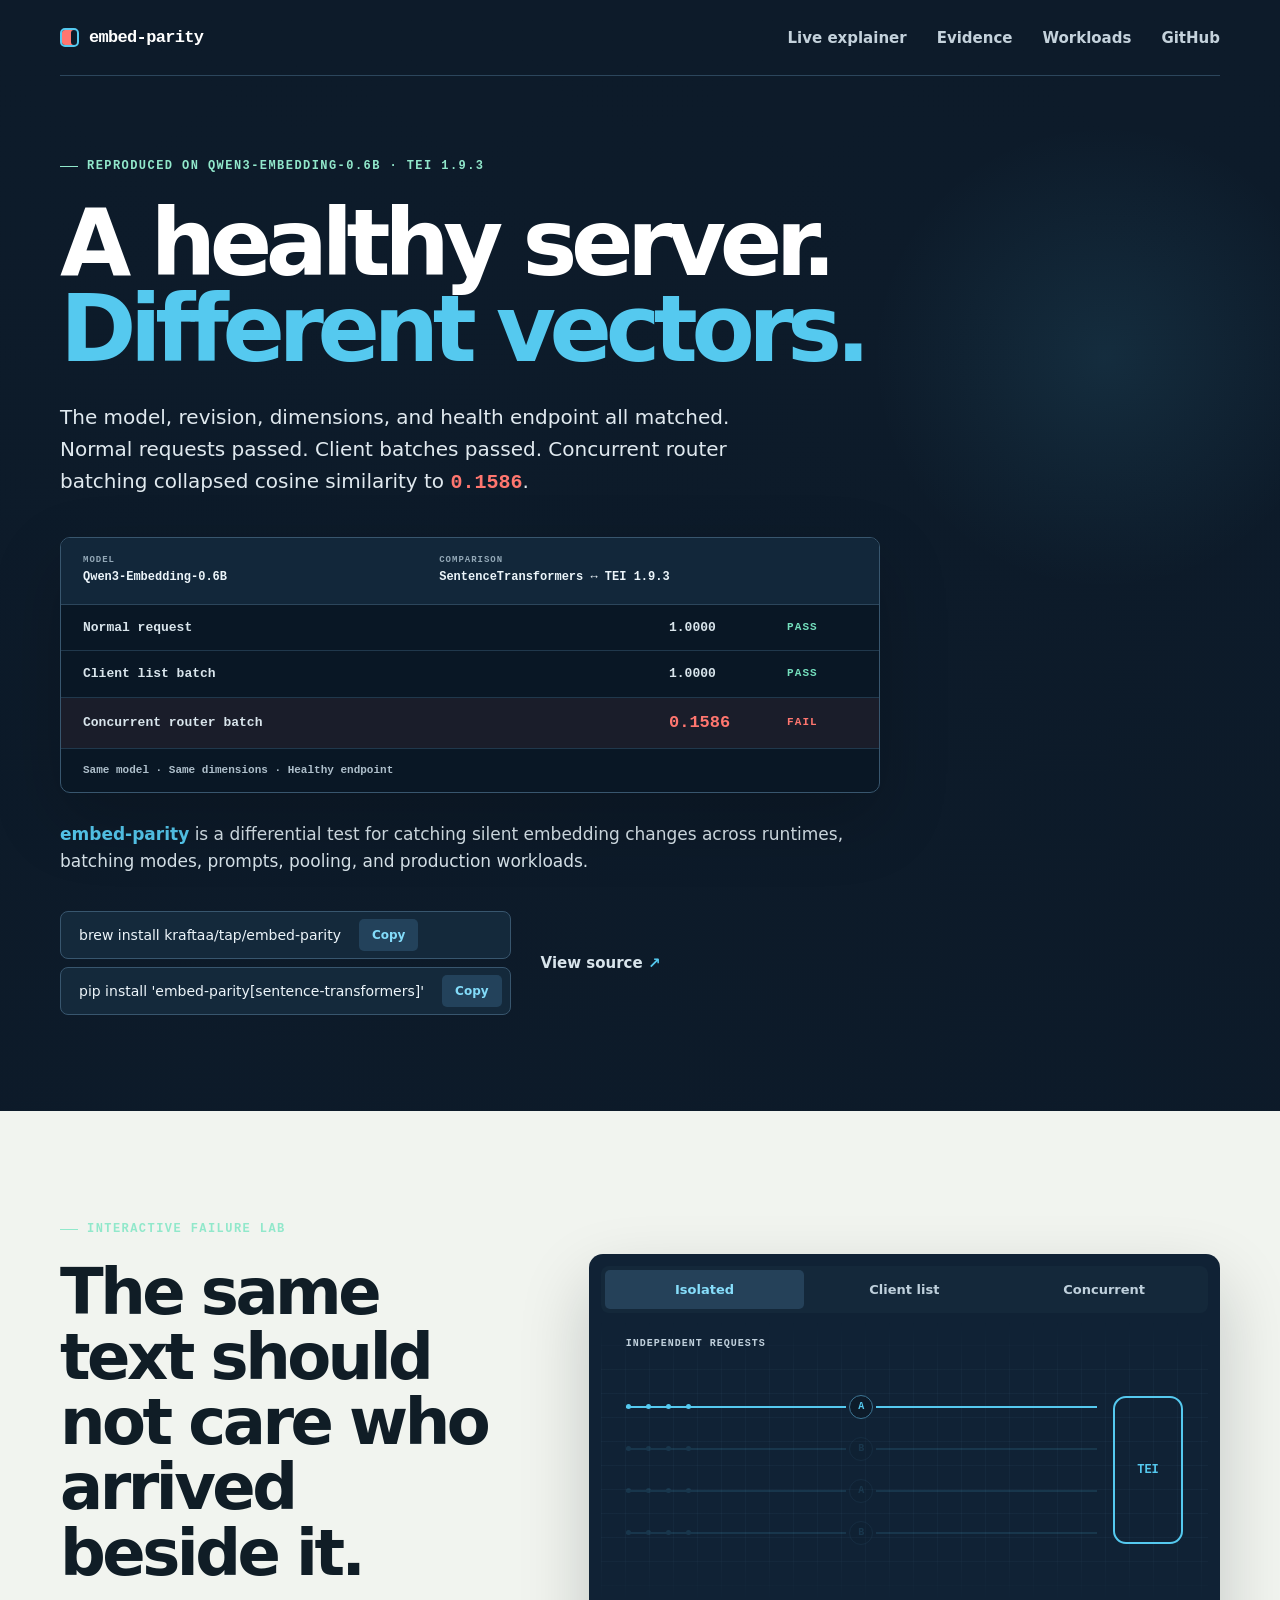
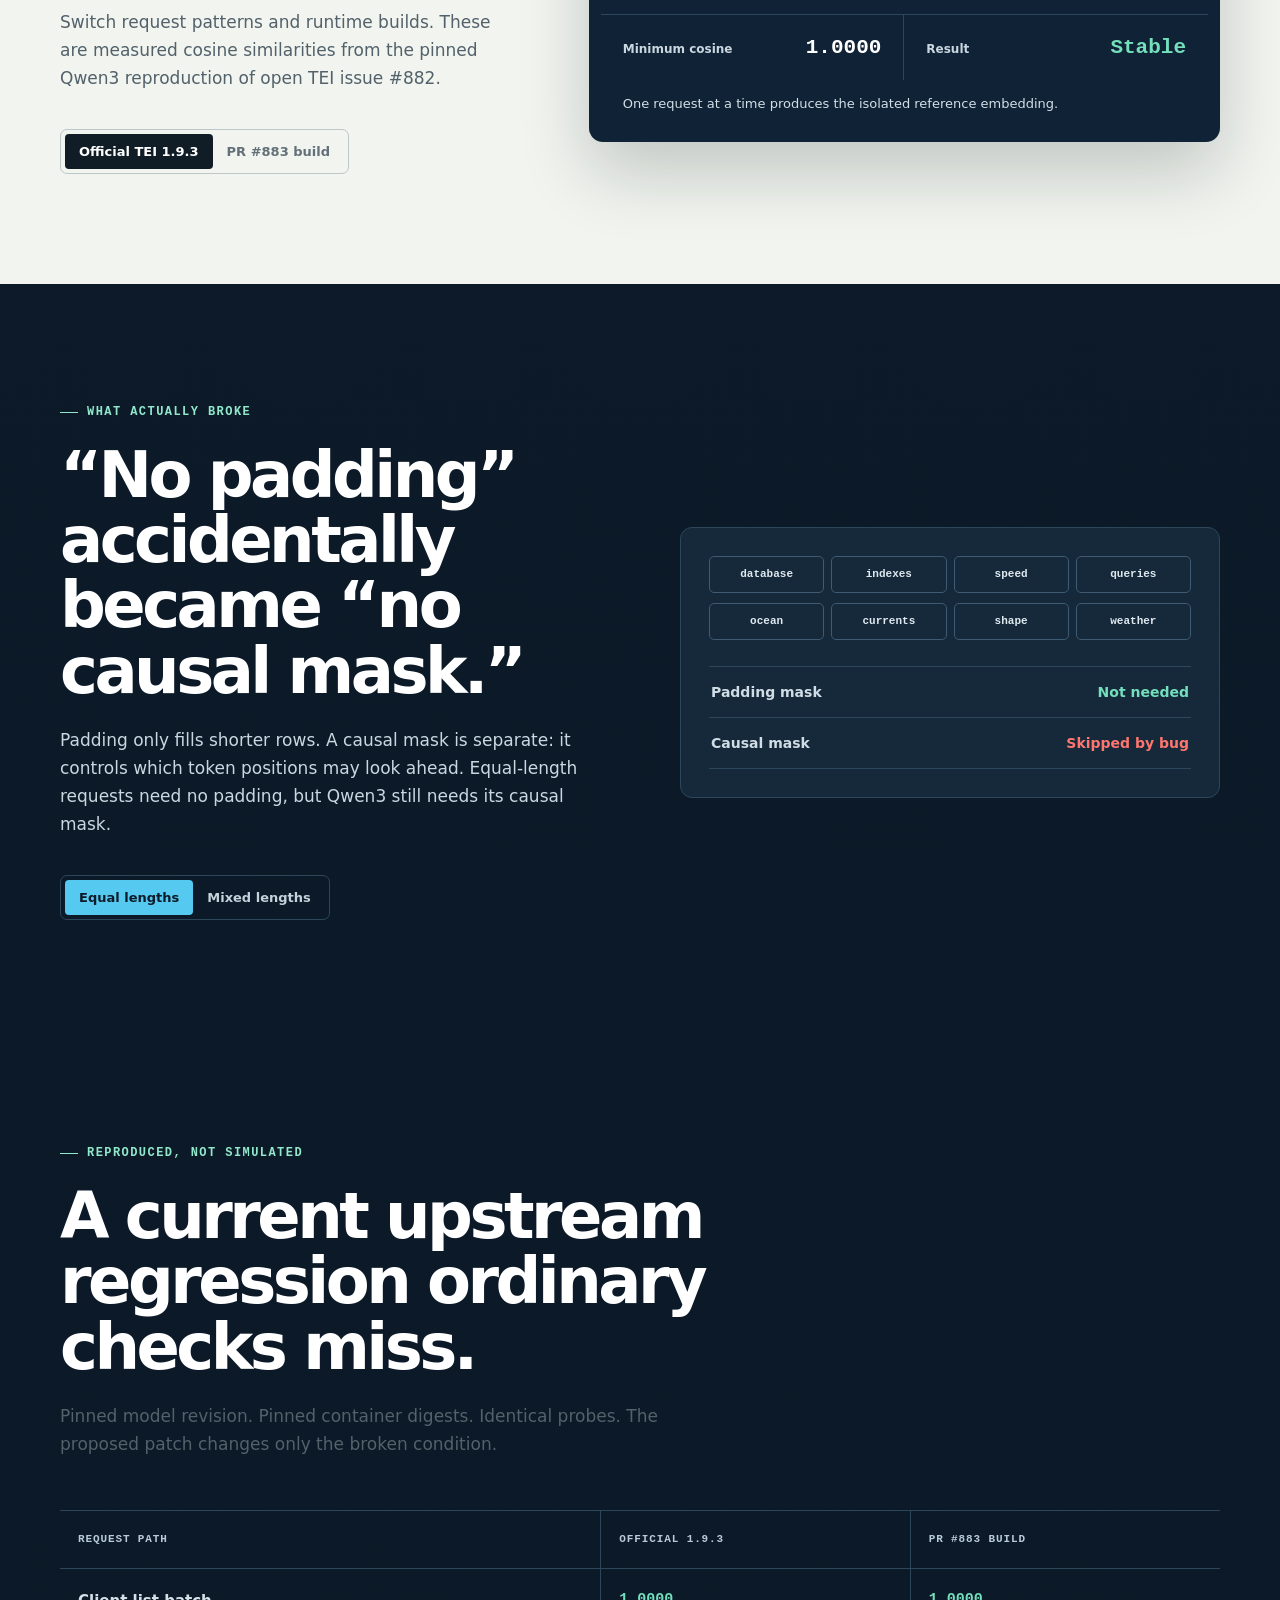
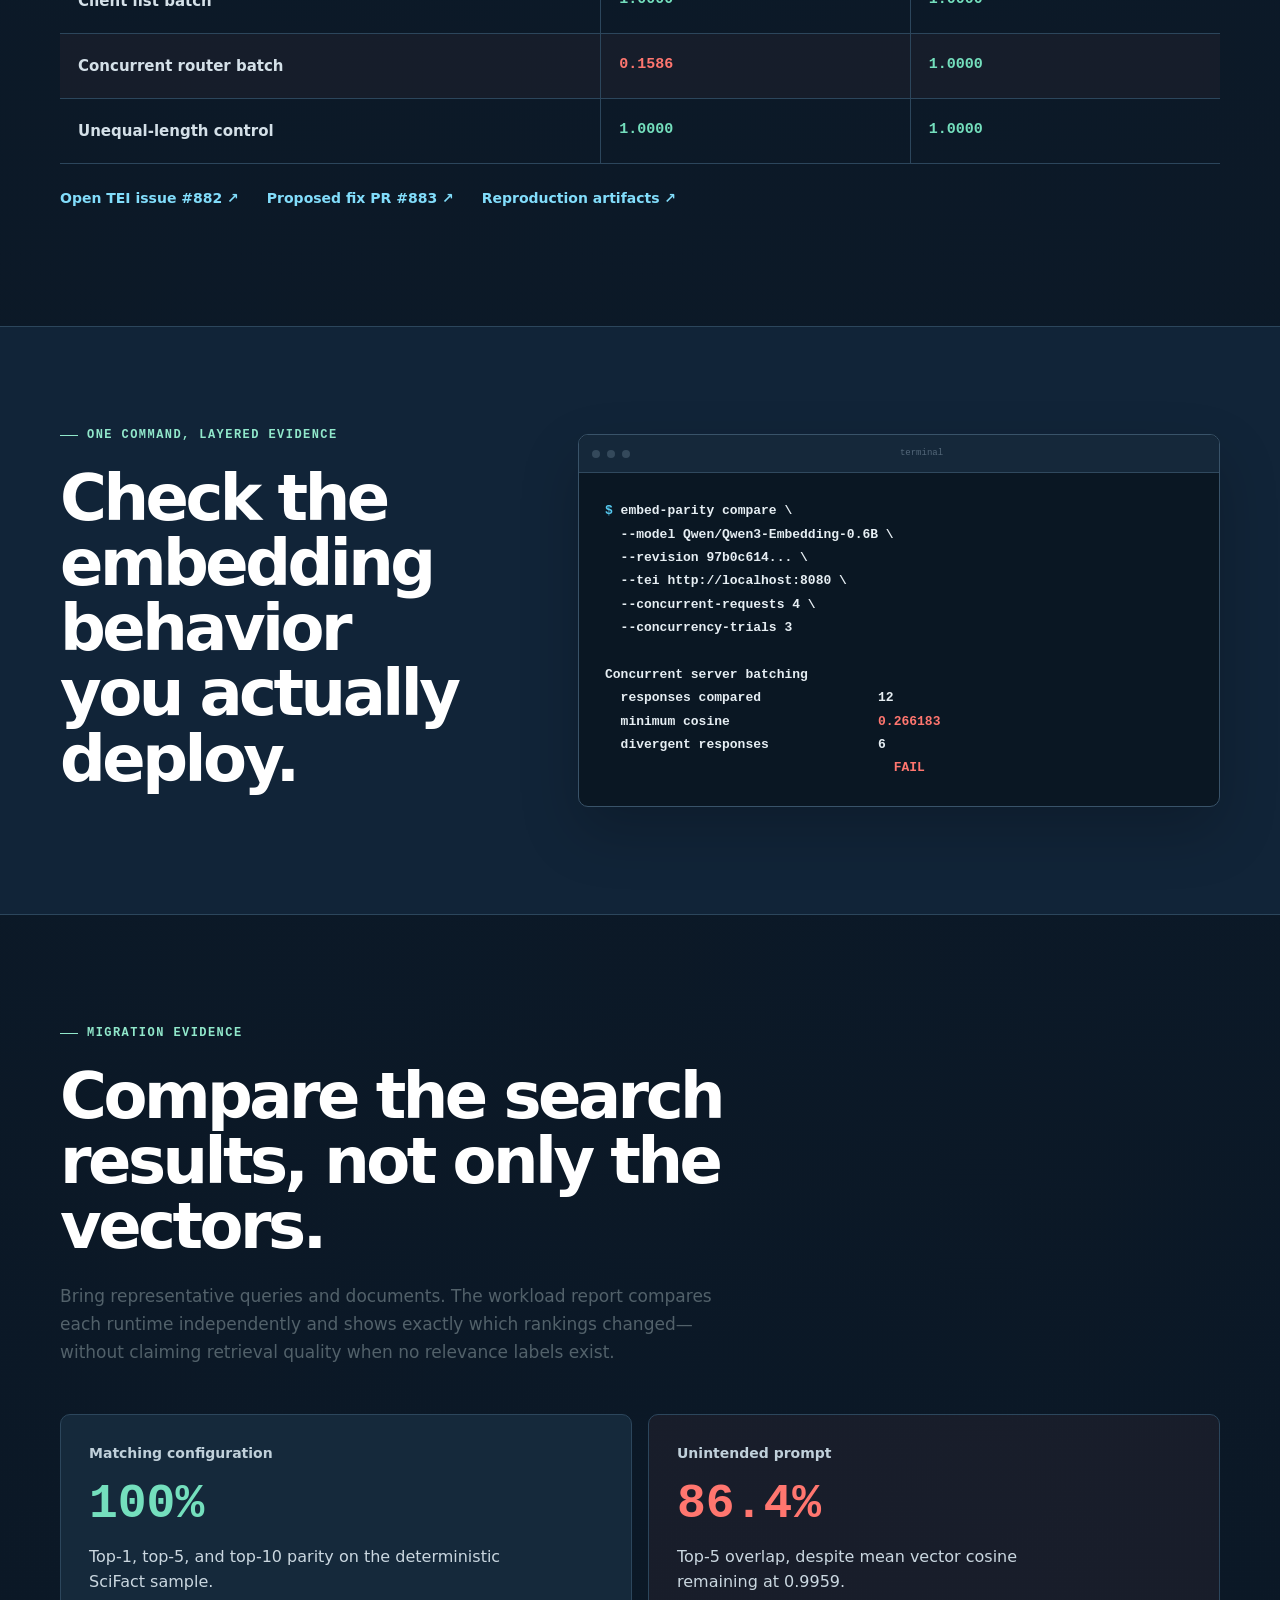
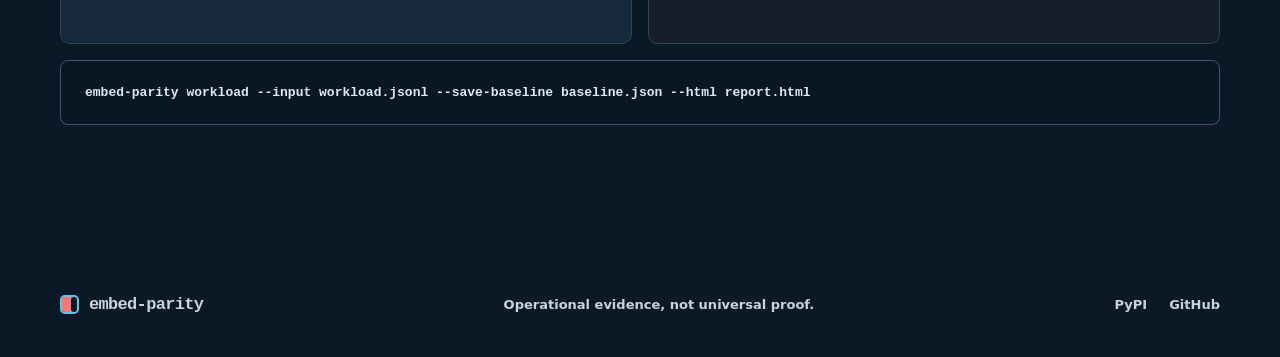
<file: docs/index.html>
<!doctype html>
<html lang="en">
  <head>
    <meta charset="utf-8" />
    <meta name="viewport" content="width=device-width, initial-scale=1" />
    <meta name="theme-color" content="#07111f" />
    <title>embed-parity — A healthy server. Different vectors.</title>
    <meta
      name="description"
      content="Catch silent embedding drift between SentenceTransformers and TEI—including failures that appear only under concurrent production traffic."
    />
    <meta property="og:title" content="embed-parity" />
    <meta property="og:description" content="Qwen3 passed normal requests and client batching, then fell to 0.1586 cosine under concurrent router batching." />
    <meta property="og:type" content="website" />
    <meta property="og:image" content="https://kraftaa.github.io/parity-checker/demo.png" />
    <meta name="twitter:card" content="summary_large_image" />
    <meta name="twitter:title" content="embed-parity" />
    <meta name="twitter:description" content="Qwen3 passed normal requests and client batching, then fell to 0.1586 cosine under concurrent router batching." />
    <meta name="twitter:image" content="https://kraftaa.github.io/parity-checker/demo.png" />
    <link rel="stylesheet" href="styles.css" />
    <script src="app.js" defer></script>
  </head>
  <body>
    <header class="nav shell">
      <a class="wordmark" href="#top" aria-label="embed-parity home">
        <span class="mark" aria-hidden="true"></span>embed-parity
      </a>
      <nav aria-label="Primary navigation">
        <a href="#lab">Live explainer</a>
        <a href="#evidence">Evidence</a>
        <a href="#workload">Workloads</a>
        <a href="https://github.com/kraftaa/parity-checker">GitHub</a>
      </nav>
    </header>

    <main id="top">
      <section class="hero shell">
        <div class="eyebrow"><span></span>Reproduced on Qwen3-Embedding-0.6B · TEI 1.9.3</div>
        <h1>A healthy server.<br /><em>Different vectors.</em></h1>
        <p class="lede">
          The model, revision, dimensions, and health endpoint all matched. Normal requests
          passed. Client batches passed. Concurrent router batching collapsed cosine similarity
          to <strong>0.1586</strong>.
        </p>
        <div class="proof-card" aria-label="Qwen3 TEI 1.9.3 measured parity results">
          <div class="proof-title">
            <div><span>MODEL</span><strong>Qwen3-Embedding-0.6B</strong></div>
            <div><span>COMPARISON</span><strong>SentenceTransformers ↔ TEI 1.9.3</strong></div>
          </div>
          <div class="proof-row"><span>Normal request</span><code>1.0000</code><strong class="pass">PASS</strong></div>
          <div class="proof-row"><span>Client list batch</span><code>1.0000</code><strong class="pass">PASS</strong></div>
          <div class="proof-row failed"><span>Concurrent router batch</span><code>0.1586</code><strong>FAIL</strong></div>
          <p>Same model · Same dimensions · Healthy endpoint</p>
        </div>
        <p class="definition">
          <strong>embed-parity</strong> is a differential test for catching silent embedding
          changes across runtimes, batching modes, prompts, pooling, and production workloads.
        </p>
        <div class="hero-actions">
          <div class="install-options" aria-label="Installation commands">
            <div class="install">
              <code>brew install kraftaa/tap/embed-parity</code>
              <button class="copy" data-copy="brew install kraftaa/tap/embed-parity">Copy</button>
            </div>
            <div class="install">
              <code>pip install 'embed-parity[sentence-transformers]'</code>
              <button class="copy" data-copy="pip install 'embed-parity[sentence-transformers]'">Copy</button>
            </div>
          </div>
          <a class="text-link" href="https://github.com/kraftaa/parity-checker">View source <span>↗</span></a>
        </div>
      </section>

      <section class="lab-wrap" id="lab">
        <div class="shell lab-grid">
          <div class="section-copy">
            <div class="eyebrow"><span></span>Interactive failure lab</div>
            <h2>The same text should not care who arrived beside it.</h2>
            <p>
              Switch request patterns and runtime builds. These are measured cosine similarities
              from the pinned Qwen3 reproduction of open TEI issue #882.
            </p>
            <div class="runtime-toggle" role="group" aria-label="Runtime build">
              <button class="active" data-runtime="official">Official TEI 1.9.3</button>
              <button data-runtime="patched">PR #883 build</button>
            </div>
          </div>

          <div class="runtime-card">
            <div class="mode-tabs" role="tablist" aria-label="Request pattern">
              <button role="tab" aria-selected="true" data-mode="isolated">Isolated</button>
              <button role="tab" aria-selected="false" data-mode="list">Client list</button>
              <button role="tab" aria-selected="false" data-mode="concurrent">Concurrent</button>
            </div>
            <div class="request-viz" aria-hidden="true">
              <div class="request-label">Independent requests</div>
              <div class="lanes">
                <div class="lane"><i></i><span>A</span><b></b></div>
                <div class="lane"><i></i><span>B</span><b></b></div>
                <div class="lane"><i></i><span>A</span><b></b></div>
                <div class="lane"><i></i><span>B</span><b></b></div>
              </div>
              <div class="runtime-node">TEI</div>
            </div>
            <div class="metric-row">
              <div>
                <span>Minimum cosine</span>
                <strong id="cosine">1.0000</strong>
              </div>
              <div>
                <span>Result</span>
                <strong class="result-pass" id="result">Stable</strong>
              </div>
            </div>
            <p class="result-note" id="result-note">
              One request at a time produces the isolated reference embedding.
            </p>
          </div>
        </div>
      </section>

      <section class="mask-section shell">
        <div class="mask-card">
          <div class="mask-copy">
            <div class="eyebrow"><span></span>What actually broke</div>
            <h2>“No padding” accidentally became “no causal mask.”</h2>
            <p>
              Padding only fills shorter rows. A causal mask is separate: it controls which token
              positions may look ahead. Equal-length requests need no padding, but Qwen3 still
              needs its causal mask.
            </p>
            <div class="length-toggle" role="group" aria-label="Sequence lengths">
              <button class="active" data-length="equal">Equal lengths</button>
              <button data-length="mixed">Mixed lengths</button>
            </div>
          </div>
          <div class="token-demo">
            <div class="token-row row-a">
              <span>database</span><span>indexes</span><span>speed</span><span>queries</span>
            </div>
            <div class="token-row row-b">
              <span>ocean</span><span>currents</span><span>shape</span><span>weather</span>
            </div>
            <div class="mask-status">
              <div><span>Padding mask</span><strong id="padding-state">Not needed</strong></div>
              <div><span>Causal mask</span><strong class="danger" id="causal-state">Skipped by bug</strong></div>
            </div>
          </div>
        </div>
      </section>

      <section class="evidence shell" id="evidence">
        <div class="section-copy compact">
          <div class="eyebrow"><span></span>Reproduced, not simulated</div>
          <h2>A current upstream regression ordinary checks miss.</h2>
          <p>
            Pinned model revision. Pinned container digests. Identical probes. The proposed patch
            changes only the broken condition.
          </p>
        </div>
        <div class="evidence-table" role="table" aria-label="TEI issue 882 reproduction results">
          <div class="table-row table-head" role="row">
            <span role="columnheader">Request path</span>
            <span role="columnheader">Official 1.9.3</span>
            <span role="columnheader">PR #883 build</span>
          </div>
          <div class="table-row" role="row">
            <span role="cell">Client list batch</span><strong role="cell">1.0000</strong><strong role="cell">1.0000</strong>
          </div>
          <div class="table-row critical" role="row">
            <span role="cell">Concurrent router batch</span><strong role="cell">0.1586</strong><strong role="cell">1.0000</strong>
          </div>
          <div class="table-row" role="row">
            <span role="cell">Unequal-length control</span><strong role="cell">1.0000</strong><strong role="cell">1.0000</strong>
          </div>
        </div>
        <div class="evidence-links">
          <a href="https://github.com/huggingface/text-embeddings-inference/issues/882">Open TEI issue #882 ↗</a>
          <a href="https://github.com/huggingface/text-embeddings-inference/pull/883">Proposed fix PR #883 ↗</a>
          <a href="https://github.com/kraftaa/parity-checker/tree/main/experiments/current/tei-882">Reproduction artifacts ↗</a>
        </div>
      </section>

      <section class="cli-section">
        <div class="shell cli-grid">
          <div>
            <div class="eyebrow"><span></span>One command, layered evidence</div>
            <h2>Check the embedding behavior you actually deploy.</h2>
          </div>
          <div class="terminal">
            <div class="terminal-bar"><i></i><i></i><i></i><span>terminal</span></div>
            <pre><code><span class="prompt">$</span> embed-parity compare \
  --model Qwen/Qwen3-Embedding-0.6B \
  --revision 97b0c614... \
  --tei http://localhost:8080 \
  --concurrent-requests 4 \
  --concurrency-trials 3

Concurrent server batching
  responses compared               12
  minimum cosine                   <mark>0.266183</mark>
  divergent responses              6
                                     <mark>FAIL</mark></code></pre>
          </div>
        </div>
      </section>

      <section class="workload-section shell" id="workload">
        <div class="section-copy compact">
          <div class="eyebrow"><span></span>Migration evidence</div>
          <h2>Compare the search results, not only the vectors.</h2>
          <p>
            Bring representative queries and documents. The workload report compares each
            runtime independently and shows exactly which rankings changed—without claiming
            retrieval quality when no relevance labels exist.
          </p>
        </div>
        <div class="workload-grid">
          <article>
            <span>Matching configuration</span>
            <strong>100%</strong>
            <p>Top-1, top-5, and top-10 parity on the deterministic SciFact sample.</p>
          </article>
          <article class="changed">
            <span>Unintended prompt</span>
            <strong>86.4%</strong>
            <p>Top-5 overlap, despite mean vector cosine remaining at 0.9959.</p>
          </article>
          <div class="workload-command">
            <code>embed-parity workload --input workload.jsonl --save-baseline baseline.json --html report.html</code>
          </div>
        </div>
      </section>
    </main>

    <footer class="shell">
      <div class="wordmark"><span class="mark" aria-hidden="true"></span>embed-parity</div>
      <p>Operational evidence, not universal proof.</p>
      <div><a href="https://pypi.org/project/embed-parity/">PyPI</a><a href="https://github.com/kraftaa/parity-checker">GitHub</a></div>
    </footer>
  </body>
</html>
</file>
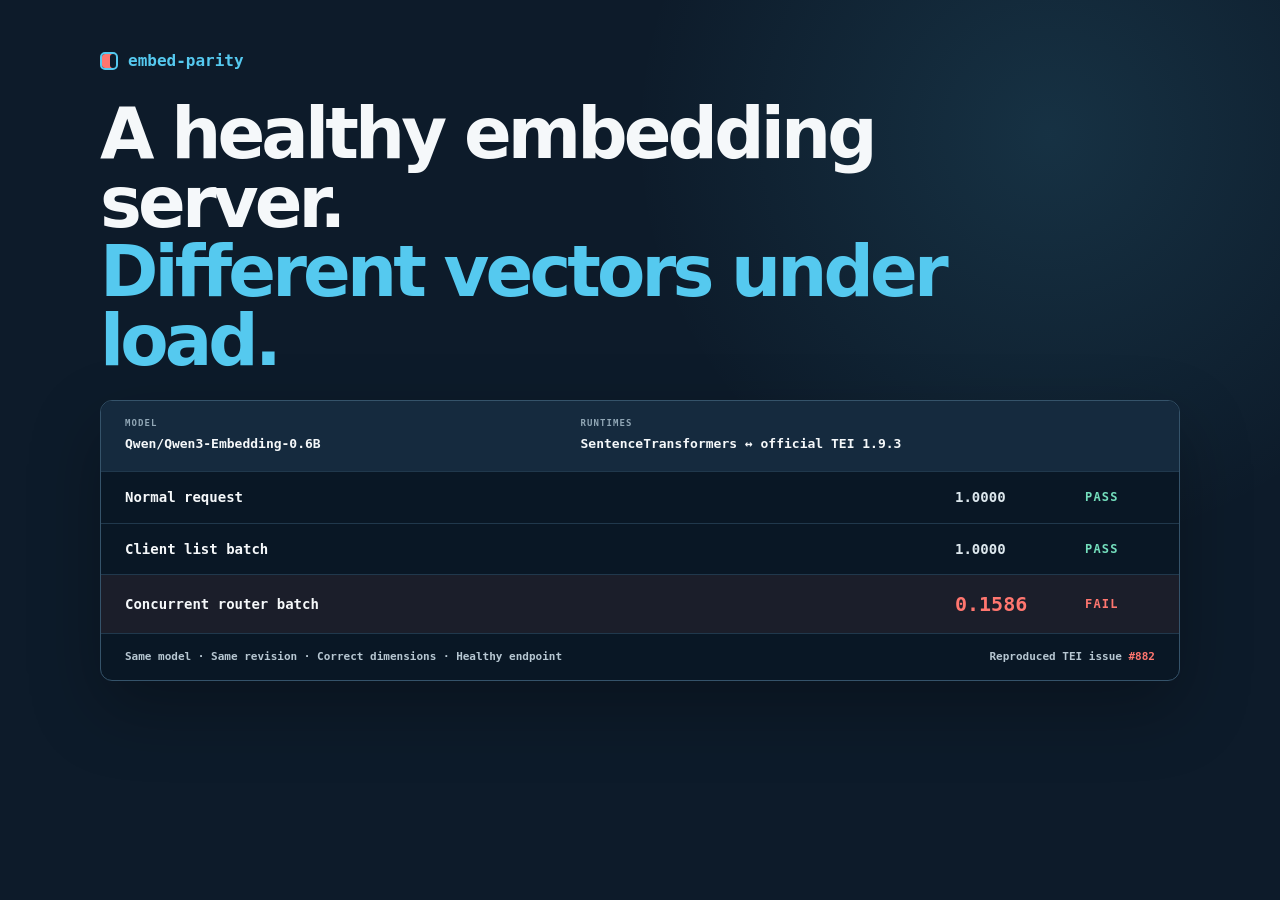
<file: docs/demo.html>
<!doctype html>
<html lang="en">
  <head>
    <meta charset="utf-8" />
    <meta name="viewport" content="width=device-width, initial-scale=1" />
    <title>embed-parity Qwen3 regression reproduction</title>
    <style>
      :root { --bg:#0d1b2a; --panel:#091725; --line:#35536a; --ink:#f5f8fa; --muted:#b7c7d2; --cyan:#55c9ef; --mint:#74dfbd; --coral:#ff766f; }
      * { box-sizing: border-box; }
      html, body { width: 100%; min-height: 100%; }
      body { margin: 0; display: grid; place-items: center; padding: 52px; color: var(--ink); background: radial-gradient(circle at 82% 15%, rgba(85,201,239,.13), transparent 32%), var(--bg); font-family: Inter, ui-sans-serif, system-ui, sans-serif; }
      main { width: min(1080px, 100%); }
      .brand { display: flex; align-items: center; gap: 10px; color: var(--cyan); font: 700 16px/1 ui-monospace, monospace; }
      .mark { width: 18px; height: 18px; border: 2px solid var(--cyan); border-radius: 5px; box-shadow: inset 8px 0 var(--coral); }
      h1 { max-width: 950px; margin: 30px 0 24px; font-size: clamp(46px, 5.5vw, 72px); line-height: .98; letter-spacing: -.055em; }
      h1 em { color: var(--cyan); font-style: normal; }
      .card { border: 1px solid var(--line); border-radius: 12px; background: var(--panel); overflow: hidden; box-shadow: 0 28px 70px rgba(0,0,0,.28); }
      .meta { display: grid; grid-template-columns: 1fr 1.35fr; gap: 30px; padding: 18px 24px; background: #152a3e; }
      .meta span { display: block; margin-bottom: 5px; color: #91a7b6; font: 700 9px/1 ui-monospace, monospace; letter-spacing: .12em; }
      .meta strong { font: 650 13px/1.3 ui-monospace, monospace; }
      .row { display: grid; grid-template-columns: 1fr 130px 70px; align-items: center; padding: 17px 24px; border-top: 1px solid #20384c; font: 650 14px/1.2 ui-monospace, monospace; }
      .row code { color: #dce7ed; font: inherit; }
      .row strong { color: var(--mint); font-size: 12px; letter-spacing: .1em; }
      .row.fail { background: rgba(255,118,111,.075); }
      .row.fail code, .row.fail strong { color: var(--coral); }
      .row.fail code { font-size: 20px; }
      .foot { display: flex; justify-content: space-between; gap: 25px; padding: 15px 24px; border-top: 1px solid #20384c; color: var(--muted); font: 600 11px/1.4 ui-monospace, monospace; }
      .foot b { color: var(--coral); }
    </style>
  </head>
  <body>
    <main>
      <div class="brand"><span class="mark" aria-hidden="true"></span>embed-parity</div>
      <h1>A healthy embedding server.<br /><em>Different vectors under load.</em></h1>
      <section class="card" aria-label="Measured Qwen3 parity results">
        <div class="meta">
          <div><span>MODEL</span><strong>Qwen/Qwen3-Embedding-0.6B</strong></div>
          <div><span>RUNTIMES</span><strong>SentenceTransformers ↔ official TEI 1.9.3</strong></div>
        </div>
        <div class="row"><span>Normal request</span><code>1.0000</code><strong>PASS</strong></div>
        <div class="row"><span>Client list batch</span><code>1.0000</code><strong>PASS</strong></div>
        <div class="row fail"><span>Concurrent router batch</span><code>0.1586</code><strong>FAIL</strong></div>
        <div class="foot"><span>Same model · Same revision · Correct dimensions · Healthy endpoint</span><span>Reproduced TEI issue <b>#882</b></span></div>
      </section>
    </main>
  </body>
</html>
</file>
<file: docs/styles.css>
:root {
  --ink: #ffffff;
  --muted: #c4d2dc;
  --bg: #0d1b2a;
  --panel: #15293b;
  --line: #2c465c;
  --cyan: #55c9ef;
  --mint: #74dfbd;
  --coral: #ff766f;
  --paper: #f1f4ef;
  --paper-ink: #101d26;
}

* { box-sizing: border-box; }
html { scroll-behavior: smooth; }
body {
  margin: 0;
  overflow-x: hidden;
  color: var(--ink);
  background: linear-gradient(180deg, #0d1b2a 0%, #0b1826 100%);
  font-family: Inter, ui-sans-serif, system-ui, -apple-system, BlinkMacSystemFont, "Segoe UI", sans-serif;
  font-weight: 450;
  -webkit-font-smoothing: antialiased;
}
button, code { font: inherit; }
a { color: inherit; text-decoration: none; }
.shell { width: min(1160px, calc(100% - 40px)); margin-inline: auto; }
.nav { height: 76px; display: flex; align-items: center; justify-content: space-between; border-bottom: 1px solid var(--line); }
.wordmark { display: flex; align-items: center; gap: 10px; font: 700 17px/1 ui-monospace, SFMono-Regular, Menlo, monospace; letter-spacing: -.04em; }
.mark { width: 19px; height: 19px; display: inline-block; border: 2px solid var(--cyan); border-radius: 5px; box-shadow: inset 6px 0 0 transparent, inset 9px 0 0 var(--coral); }
.nav nav { display: flex; gap: 30px; font-size: 15px; font-weight: 600; color: var(--muted); }
.nav a:hover, footer a:hover { color: var(--ink); }
.hero { padding: 82px 0 96px; position: relative; }
.hero::after { content: ""; position: absolute; width: 490px; height: 490px; border-radius: 50%; right: -130px; top: 36px; background: radial-gradient(circle, rgba(85,201,239,.1), transparent 67%); pointer-events: none; }
.eyebrow { color: #91e8cb; text-transform: uppercase; letter-spacing: .12em; font: 700 12px/1.4 ui-monospace, SFMono-Regular, Menlo, monospace; display: flex; gap: 9px; align-items: center; }
.eyebrow span { width: 18px; height: 1px; background: currentColor; }
h1 { font-size: clamp(54px, 7.2vw, 94px); line-height: .94; letter-spacing: -.07em; margin: 25px 0 28px; max-width: 980px; }
h1 em { color: var(--cyan); font-style: normal; }
.lede { max-width: 700px; color: #e0e9ef; font-size: 20px; font-weight: 500; line-height: 1.6; }
.lede strong { color: var(--coral); font-family: ui-monospace, SFMono-Regular, Menlo, monospace; }
.proof-card { position: relative; z-index: 1; max-width: 820px; margin-top: 38px; border: 1px solid #38566e; border-radius: 10px; background: #091725; box-shadow: 0 26px 70px rgba(0,0,0,.2); overflow: hidden; }
.proof-title { display: grid; grid-template-columns: 1fr 1.25fr; gap: 22px; padding: 18px 22px; border-bottom: 1px solid var(--line); background: #12273a; }
.proof-title div { min-width: 0; }
.proof-title span { display: block; margin-bottom: 5px; color: #93a8b7; font: 700 9px/1 ui-monospace, monospace; letter-spacing: .11em; }
.proof-title strong { display: block; overflow: hidden; color: #ecf5fa; font: 650 12px/1.3 ui-monospace, monospace; text-overflow: ellipsis; white-space: nowrap; }
.proof-row { display: grid; grid-template-columns: 1fr 100px 70px; gap: 18px; align-items: center; padding: 15px 22px; border-bottom: 1px solid #20384c; font: 650 13px/1.2 ui-monospace, monospace; }
.proof-row span { color: #d9e5ec; }
.proof-row code { color: #d9e5ec; }
.proof-row strong { color: var(--coral); font-size: 11px; letter-spacing: .1em; }
.proof-row strong.pass { color: var(--mint); }
.proof-row.failed { background: rgba(255,118,111,.07); }
.proof-row.failed code { color: var(--coral); font-size: 17px; }
.proof-card > p { margin: 0; padding: 14px 22px; color: #aebfcb; font: 600 11px/1.3 ui-monospace, monospace; }
.definition { max-width: 800px; margin: 28px 0 0; color: #d7e3ea; font-size: 17px; line-height: 1.6; }
.definition strong { color: var(--cyan); }
.hero-actions { display: flex; align-items: center; gap: 30px; margin-top: 36px; }
.install-options { display: grid; grid-template-columns: minmax(0, 1fr); gap: 8px; max-width: 100%; min-width: 0; }
.install { display: flex; align-items: center; gap: 18px; max-width: 100%; border: 1px solid #38566e; padding: 7px 8px 7px 18px; border-radius: 8px; background: rgba(22,43,61,.9); }
.install code { min-width: 0; overflow-x: auto; color: #edf5fa; font-size: 14px; white-space: nowrap; }
.copy { flex: 0 0 auto; border: 0; background: #23425b; color: #83dcfa; padding: 9px 13px; border-radius: 5px; cursor: pointer; font-size: 12px; font-weight: 700; }
.copy:hover { background: #2e526d; }
.text-link { color: #d8e4eb; font-size: 15px; font-weight: 600; }
.text-link span { color: var(--cyan); }
.lab-wrap { background: var(--paper); color: var(--paper-ink); padding: 110px 0; }
.lab-grid { display: grid; grid-template-columns: .82fr 1.18fr; gap: 90px; align-items: center; }
.section-copy h2, .mask-copy h2, .compact h2, .cli-grid h2 { font-size: clamp(38px, 5vw, 64px); line-height: 1.02; letter-spacing: -.055em; margin: 22px 0; }
.section-copy p, .mask-copy p { color: #52616a; line-height: 1.65; font-size: 17px; }
.runtime-toggle, .length-toggle { display: inline-flex; border: 1px solid #bdc7c8; border-radius: 7px; padding: 4px; margin-top: 20px; }
.runtime-toggle button, .length-toggle button { border: 0; background: transparent; padding: 10px 14px; border-radius: 4px; cursor: pointer; color: #637077; font-size: 13px; font-weight: 700; }
.runtime-toggle button.active, .length-toggle button.active { background: var(--paper-ink); color: white; }
.runtime-card { background: #102235; color: var(--ink); border-radius: 14px; padding: 12px; box-shadow: 0 30px 70px rgba(5,18,26,.2); }
.mode-tabs { display: grid; grid-template-columns: repeat(3, 1fr); background: #14283a; border-radius: 8px; padding: 4px; }
.mode-tabs button { border: 0; background: transparent; color: #bfd0dc; padding: 12px 8px; border-radius: 5px; cursor: pointer; font-size: 13px; font-weight: 700; }
.mode-tabs button[aria-selected="true"] { background: #254159; color: #87defb; }
.request-viz { min-height: 285px; margin: 8px 0; padding: 34px 25px 20px; position: relative; display: grid; grid-template-columns: 1fr 70px; align-items: center; gap: 16px; overflow: hidden; }
.request-viz::before { content: ""; position: absolute; inset: 0; background-image: linear-gradient(rgba(87,130,161,.07) 1px, transparent 1px), linear-gradient(90deg, rgba(87,130,161,.07) 1px, transparent 1px); background-size: 24px 24px; mask-image: linear-gradient(to bottom, transparent, black 20%, black 80%, transparent); }
.request-label { position: absolute; top: 18px; left: 25px; color: #c0d0dc; text-transform: uppercase; letter-spacing: .1em; font: 700 10px/1 ui-monospace, monospace; }
.lanes { display: grid; gap: 18px; position: relative; z-index: 1; }
.lane { display: grid; grid-template-columns: 1fr 30px 1fr; align-items: center; }
.lane i, .lane b { height: 2px; display: block; background: var(--cyan); position: relative; }
.lane i::before { content: ""; position: absolute; width: 5px; height: 5px; border-radius: 50%; background: var(--cyan); left: 0; top: -2px; box-shadow: 20px 0 var(--cyan), 40px 0 var(--cyan), 60px 0 var(--cyan); animation: flow 1.6s linear infinite; }
.lane span { width: 24px; height: 24px; display: grid; place-items: center; border: 1px solid #3d7594; border-radius: 50%; color: var(--cyan); font: 700 10px/1 ui-monospace, monospace; justify-self: center; background: var(--bg); }
.runtime-node { height: 148px; border: 2px solid var(--cyan); border-radius: 13px; display: grid; place-items: center; position: relative; z-index: 1; color: var(--cyan); font: 700 12px/1 ui-monospace, monospace; }
.runtime-card.corrupt .lane:nth-child(even) b { background: var(--coral); transform: rotate(7deg); transform-origin: left; }
.runtime-card.corrupt .lane:nth-child(even) span { border-color: var(--coral); color: var(--coral); }
.runtime-card.isolated .lane:not(:first-child) { opacity: .12; }
.runtime-card.list .lanes { gap: 5px; padding: 14px 0; border: 1px solid #20384c; }
@keyframes flow { from { transform: translateX(0); opacity: .15; } 50% { opacity: 1; } to { transform: translateX(80px); opacity: .15; } }
@media (prefers-reduced-motion: reduce) { * { scroll-behavior: auto !important; animation: none !important; } }
.metric-row { border-top: 1px solid var(--line); display: grid; grid-template-columns: 1fr 1fr; }
.metric-row div { padding: 22px; display: flex; justify-content: space-between; align-items: baseline; }
.metric-row div:first-child { border-right: 1px solid var(--line); }
.metric-row span { color: #cad7e0; font-size: 12px; font-weight: 600; }
.metric-row strong { font: 700 21px/1 ui-monospace, monospace; }
.result-pass { color: var(--mint); }
.result-fail { color: var(--coral); }
.result-note { min-height: 50px; margin: 0; padding: 14px 22px 8px; color: #d3dfe7; font-size: 13px; font-weight: 500; line-height: 1.55; }
.mask-section { padding: 120px 0; }
.mask-card { display: grid; grid-template-columns: 1fr 1fr; gap: 80px; align-items: center; }
.mask-copy p { color: #c9d7e1; font-weight: 500; }
.length-toggle { border-color: var(--line); }
.length-toggle button { color: var(--muted); }
.length-toggle button.active { background: var(--cyan); color: var(--bg); }
.token-demo { border: 1px solid var(--line); border-radius: 12px; padding: 28px; background: var(--panel); }
.token-row { display: grid; grid-template-columns: repeat(4, 1fr); gap: 7px; margin-bottom: 10px; }
.token-row span { min-width: 0; text-align: center; padding: 12px 5px; border: 1px solid #3d5b73; border-radius: 5px; color: #e0e9ef; font: 600 11px/1 ui-monospace, monospace; overflow: hidden; }
.token-row span.pad { color: #5c6b77; border-style: dashed; }
.mask-status { margin-top: 26px; border-top: 1px solid var(--line); }
.mask-status div { display: flex; justify-content: space-between; padding: 17px 2px; border-bottom: 1px solid var(--line); font-size: 14px; }
.mask-status span { color: #d1dde5; font-weight: 600; }
.mask-status strong { color: var(--mint); }
.mask-status strong.danger { color: var(--coral); }
.evidence { padding: 105px 0 120px; }
.compact { max-width: 760px; }
.compact p { max-width: 660px; }
.evidence-table { margin-top: 52px; border-top: 1px solid var(--line); }
.table-row { display: grid; grid-template-columns: 1.4fr .8fr .8fr; border-bottom: 1px solid var(--line); }
.table-row > * { padding: 23px 18px; border-right: 1px solid var(--line); }
.table-row > *:last-child { border: 0; }
.table-row span { color: #d4e0e8; font-size: 15px; font-weight: 550; }
.table-row strong { font: 700 15px/1 ui-monospace, monospace; color: var(--mint); }
.table-head span { color: #b9cbd8; font: 700 11px/1 ui-monospace, monospace; text-transform: uppercase; letter-spacing: .08em; }
.table-row.critical { background: rgba(255,118,111,.045); }
.table-row.critical strong:nth-child(2) { color: var(--coral); }
.evidence-links { display: flex; gap: 28px; margin-top: 26px; color: #82ddfb; font-size: 14px; font-weight: 650; }
.cli-section { background: #112438; border-block: 1px solid var(--line); padding: 100px 0; }
.cli-grid { display: grid; grid-template-columns: .8fr 1.2fr; gap: 90px; align-items: center; }
.terminal { background: #0a1723; border: 1px solid #395369; border-radius: 10px; overflow: hidden; box-shadow: 0 25px 60px rgba(0,0,0,.2); }
.terminal-bar { height: 38px; display: flex; align-items: center; gap: 7px; padding: 0 13px; background: #15283a; border-bottom: 1px solid #30495e; }
.terminal-bar i { width: 8px; height: 8px; border-radius: 50%; background: #34495b; }
.terminal-bar span { margin-left: auto; margin-right: auto; color: #536779; font: 500 9px/1 ui-monospace, monospace; }
.terminal pre { margin: 0; padding: 26px; overflow-x: auto; color: #e6eef3; font: 600 13px/1.8 ui-monospace, SFMono-Regular, Menlo, monospace; }
.terminal .prompt { color: var(--cyan); }
.terminal mark { color: var(--coral); background: transparent; }
.workload-section { padding: 110px 0 125px; }
.workload-grid { display: grid; grid-template-columns: 1fr 1fr; gap: 16px; margin-top: 48px; }
.workload-grid article { min-height: 230px; padding: 28px; border: 1px solid var(--line); border-radius: 10px; background: var(--panel); }
.workload-grid article > span { color: #c0d0da; font-size: 14px; font-weight: 650; }
.workload-grid article > strong { display: block; margin: 18px 0 12px; color: var(--mint); font: 750 48px/1 ui-monospace, monospace; }
.workload-grid article p { max-width: 420px; color: #cad7e0; line-height: 1.6; }
.workload-grid article.changed { background: rgba(255,118,111,.055); }
.workload-grid article.changed > strong { color: var(--coral); }
.workload-command { grid-column: 1 / -1; padding: 20px 24px; border: 1px solid #38566e; border-radius: 8px; background: #091725; overflow-x: auto; }
.workload-command code { color: #dce9f0; font: 600 13px/1.6 ui-monospace, monospace; white-space: nowrap; }
footer { min-height: 110px; display: flex; align-items: center; justify-content: space-between; color: #c6d4de; font-size: 13px; font-weight: 550; }
footer > div:last-child { display: flex; gap: 22px; }

@media (max-width: 850px) {
  .nav nav a:not(:last-child) { display: none; }
  .hero { padding-top: 75px; }
  .lab-grid, .mask-card, .cli-grid { grid-template-columns: 1fr; gap: 50px; }
  .evidence-links { flex-direction: column; gap: 13px; }
}

@media (max-width: 560px) {
  .shell { width: min(100% - 24px, 1160px); }
  h1 { font-size: 54px; }
  .lede { font-size: 17px; }
  .hero-actions { align-items: flex-start; flex-direction: column; }
  .install-options { width: 100%; }
  .install { gap: 10px; padding-left: 12px; }
  .proof-title { grid-template-columns: 1fr; gap: 13px; }
  .proof-row { grid-template-columns: 1fr 76px 44px; gap: 8px; padding-inline: 14px; font-size: 11px; }
  .proof-card > p { padding-inline: 14px; }
  .runtime-card { margin-inline: -4px; }
  .request-viz { min-height: 240px; padding-inline: 12px; }
  .metric-row { grid-template-columns: 1fr; }
  .metric-row div:first-child { border-right: 0; border-bottom: 1px solid var(--line); }
  .token-demo { padding: 16px; }
  .token-row { grid-template-columns: repeat(2, 1fr); }
  .table-row { grid-template-columns: 1.2fr .9fr .9fr; }
  .table-row > * { padding: 16px 8px; font-size: 10px; }
  .workload-grid { grid-template-columns: 1fr; }
  .workload-command { grid-column: auto; }
  footer { align-items: flex-start; flex-direction: column; justify-content: center; gap: 15px; }
}
</file>
